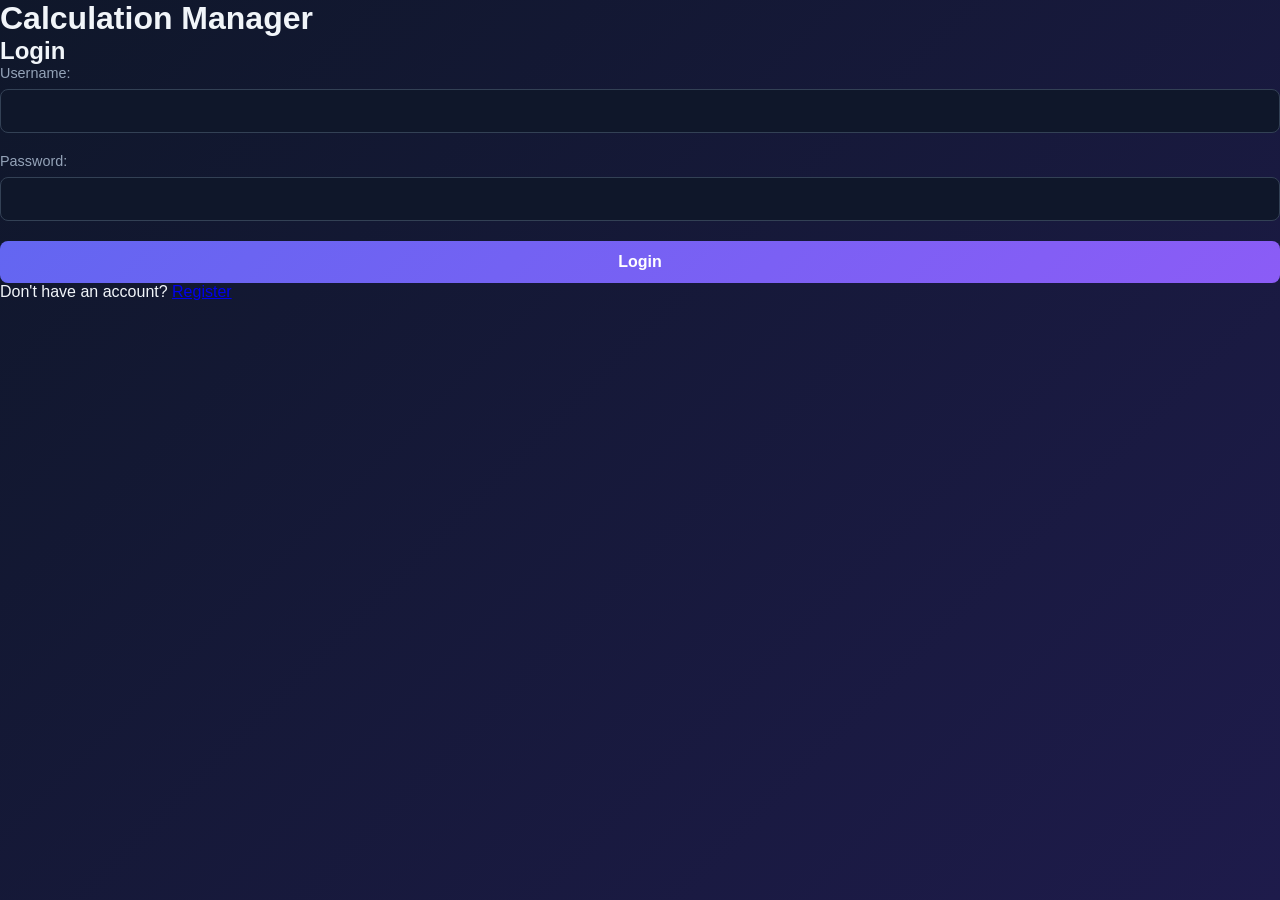
<file: is218-m14-p3/static/index.html>
<!DOCTYPE html>
<html lang="en">
<head>
    <meta charset="UTF-8">
    <meta name="viewport" content="width=device-width, initial-scale=1.0">
    <title>Calculation Manager</title>
    <link rel="stylesheet" href="/static/style.css">
</head>
<body>
    <div class="container">
        <!-- Login/Register Section -->
        <div id="auth-section">
            <div class="auth-container">
                <h1>Calculation Manager</h1>
                
                <!-- Login Form -->
                <div id="login-form" class="form-section">
                    <h2>Login</h2>
                    <form id="loginForm">
                        <div class="form-group">
                            <label for="login-username">Username:</label>
                            <input type="text" id="login-username" required>
                        </div>
                        <div class="form-group">
                            <label for="login-password">Password:</label>
                            <input type="password" id="login-password" required>
                        </div>
                        <button type="submit" class="btn btn-primary">Login</button>
                        <p class="toggle-form">Don't have an account? <a href="#" id="show-register">Register</a></p>
                    </form>
                </div>

                <!-- Register Form -->
                <div id="register-form" class="form-section" style="display: none;">
                    <h2>Register</h2>
                    <form id="registerForm">
                        <div class="form-group">
                            <label for="register-username">Username:</label>
                            <input type="text" id="register-username" minlength="3" required>
                        </div>
                        <div class="form-group">
                            <label for="register-email">Email:</label>
                            <input type="email" id="register-email" required>
                        </div>
                        <div class="form-group">
                            <label for="register-password">Password:</label>
                            <input type="password" id="register-password" minlength="6" required>
                        </div>
                        <button type="submit" class="btn btn-primary">Register</button>
                        <p class="toggle-form">Already have an account? <a href="#" id="show-login">Login</a></p>
                    </form>
                </div>
            </div>
        </div>

        <!-- Main Application Section -->
        <div id="app-section" style="display: none;">
            <div class="header">
                <h1>Calculation Manager</h1>
                <div class="user-info">
                    <span id="username-display"></span>
                    <button id="logout-btn" class="btn btn-secondary">Logout</button>
                </div>
            </div>

            <!-- Add/Edit Calculation Form -->
            <div class="card">
                <h2 id="form-title">Add New Calculation</h2>
                <form id="calculationForm">
                    <input type="hidden" id="calculation-id">
                    <div class="form-row">
                        <div class="form-group">
                            <label for="operand1">First Operand:</label>
                            <input type="number" id="operand1" step="any" required>
                        </div>
                        <div class="form-group">
                            <label for="operation">Operation:</label>
                            <select id="operation" required>
                                <option value="">Select Operation</option>
                                <option value="add">Addition (+)</option>
                                <option value="subtract">Subtraction (-)</option>
                                <option value="multiply">Multiplication (×)</option>
                                <option value="divide">Division (÷)</option>
                            </select>
                        </div>
                        <div class="form-group">
                            <label for="operand2">Second Operand:</label>
                            <input type="number" id="operand2" step="any" required>
                        </div>
                    </div>
                    <div class="form-actions">
                        <button type="submit" class="btn btn-primary" id="submit-btn">Add Calculation</button>
                        <button type="button" class="btn btn-secondary" id="cancel-btn" style="display: none;">Cancel</button>
                    </div>
                </form>
            </div>

            <!-- Calculations List -->
            <div class="card">
                <div class="card-header">
                    <h2>Your Calculations</h2>
                    <button id="refresh-btn" class="btn btn-secondary">Refresh</button>
                </div>
                <div id="calculations-list">
                    <p class="loading">Loading calculations...</p>
                </div>
            </div>
        </div>

        <!-- Message Toast -->
        <div id="toast" class="toast"></div>
    </div>

    <script src="/static/script.js"></script>
</body>
</html>
</file>
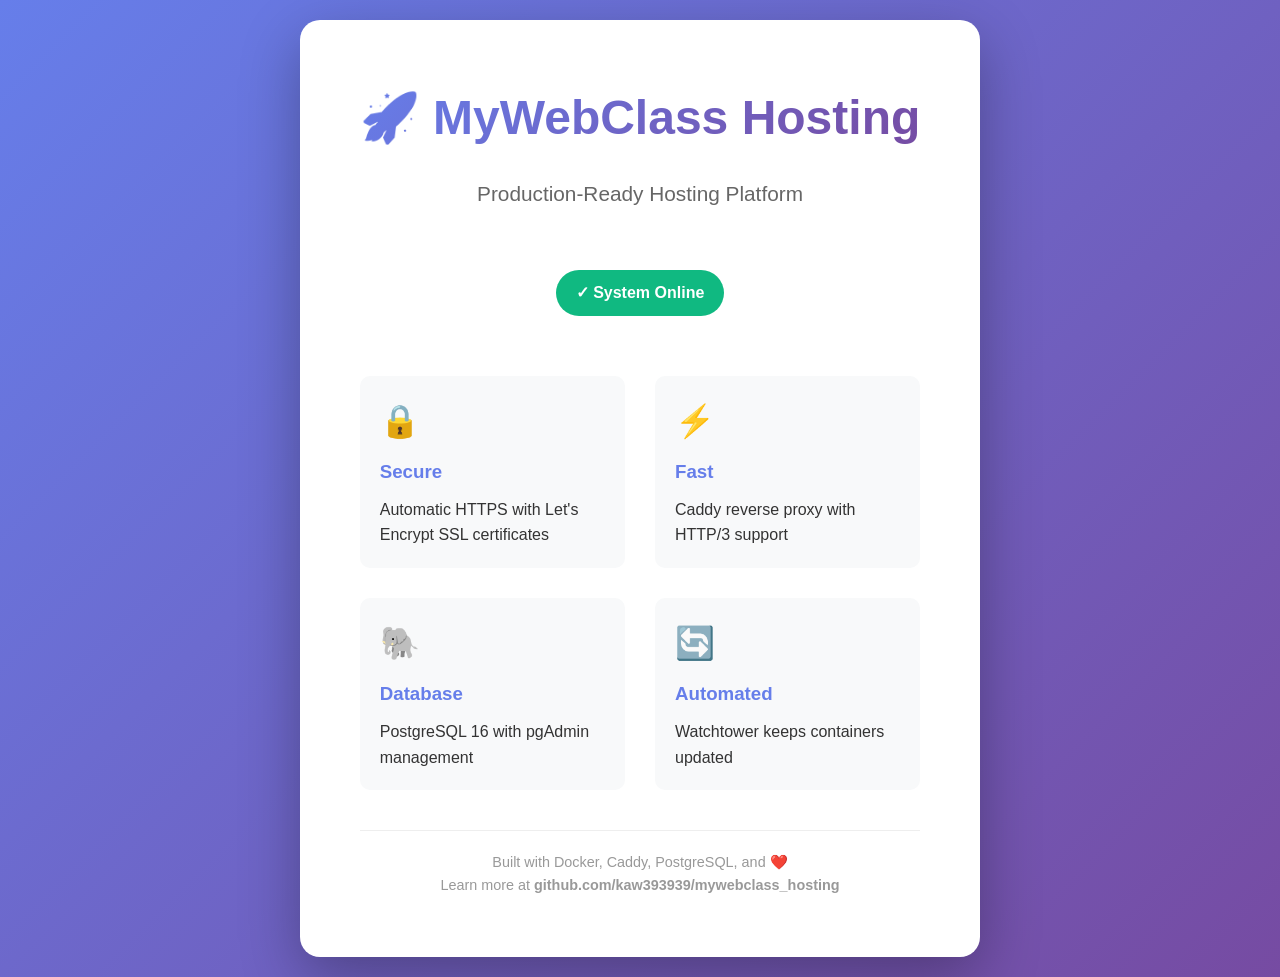
<file: mywebclass_hosting/projects/static-site/html/index.html>
<!DOCTYPE html>
<html lang="en">
<head>
    <meta charset="UTF-8">
    <meta name="viewport" content="width=device-width, initial-scale=1.0">
    <title>MyWebClass Hosting Platform</title>
    <style>
        * {
            margin: 0;
            padding: 0;
            box-sizing: border-box;
        }
        
        body {
            font-family: -apple-system, BlinkMacSystemFont, 'Segoe UI', Roboto, Oxygen, Ubuntu, Cantarell, sans-serif;
            line-height: 1.6;
            color: #333;
            background: linear-gradient(135deg, #667eea 0%, #764ba2 100%);
            min-height: 100vh;
            display: flex;
            align-items: center;
            justify-content: center;
            padding: 20px;
        }
        
        .container {
            background: white;
            border-radius: 20px;
            box-shadow: 0 20px 60px rgba(0,0,0,0.3);
            padding: 60px;
            max-width: 800px;
            text-align: center;
        }
        
        h1 {
            font-size: 3em;
            margin-bottom: 20px;
            background: linear-gradient(135deg, #667eea 0%, #764ba2 100%);
            -webkit-background-clip: text;
            -webkit-text-fill-color: transparent;
            background-clip: text;
        }
        
        .subtitle {
            font-size: 1.3em;
            color: #666;
            margin-bottom: 40px;
        }
        
        .features {
            display: grid;
            grid-template-columns: repeat(auto-fit, minmax(200px, 1fr));
            gap: 30px;
            margin: 40px 0;
            text-align: left;
        }
        
        .feature {
            padding: 20px;
            border-radius: 10px;
            background: #f8f9fa;
        }
        
        .feature-icon {
            font-size: 2em;
            margin-bottom: 10px;
        }
        
        .feature h3 {
            color: #667eea;
            margin-bottom: 10px;
        }
        
        .status {
            display: inline-block;
            padding: 10px 20px;
            background: #10b981;
            color: white;
            border-radius: 25px;
            font-weight: bold;
            margin: 20px 0;
        }
        
        .footer {
            margin-top: 40px;
            padding-top: 20px;
            border-top: 1px solid #eee;
            color: #999;
            font-size: 0.9em;
        }
    </style>
</head>
<body>
    <div class="container">
        <h1>🚀 MyWebClass Hosting</h1>
        <p class="subtitle">Production-Ready Hosting Platform</p>
        
        <div class="status">✓ System Online</div>
        
        <div class="features">
            <div class="feature">
                <div class="feature-icon">🔒</div>
                <h3>Secure</h3>
                <p>Automatic HTTPS with Let's Encrypt SSL certificates</p>
            </div>
            
            <div class="feature">
                <div class="feature-icon">⚡</div>
                <h3>Fast</h3>
                <p>Caddy reverse proxy with HTTP/3 support</p>
            </div>
            
            <div class="feature">
                <div class="feature-icon">🐘</div>
                <h3>Database</h3>
                <p>PostgreSQL 16 with pgAdmin management</p>
            </div>
            
            <div class="feature">
                <div class="feature-icon">🔄</div>
                <h3>Automated</h3>
                <p>Watchtower keeps containers updated</p>
            </div>
        </div>
        
        <div class="footer">
            <p>Built with Docker, Caddy, PostgreSQL, and ❤️</p>
            <p>Learn more at <strong>github.com/kaw393939/mywebclass_hosting</strong></p>
        </div>
    </div>
</body>
</html>
</file>
<file: static/style.css>
/* Modern CSS for FitTrack Pro */
* {
    margin: 0;
    padding: 0;
    box-sizing: border-box;
}

:root {
    --primary: #6366f1;
    --primary-dark: #4f46e5;
    --secondary: #8b5cf6;
    --success: #10b981;
    --danger: #ef4444;
    --warning: #f59e0b;
    --bg: #0f172a;
    --bg-light: #1e293b;
    --bg-lighter: #334155;
    --text: #f1f5f9;
    --text-muted: #94a3b8;
    --border: #334155;
    --shadow: rgba(0, 0, 0, 0.3);
}

body {
    font-family: 'Segoe UI', Tahoma, Geneva, Verdana, sans-serif;
    background: linear-gradient(135deg, var(--bg) 0%, #1e1b4b 100%);
    color: var(--text);
    min-height: 100vh;
}

/* Authentication Styles */
.auth-wrapper {
    min-height: 100vh;
    display: flex;
    align-items: center;
    justify-content: center;
    padding: 20px;
}

.auth-box {
    background: var(--bg-light);
    border-radius: 16px;
    padding: 40px;
    box-shadow: 0 20px 60px var(--shadow);
    max-width: 450px;
    width: 100%;
}

.logo {
    text-align: center;
    margin-bottom: 30px;
}

.logo h1 {
    font-size: 2.5rem;
    margin-bottom: 10px;
    background: linear-gradient(135deg, var(--primary), var(--secondary));
    -webkit-background-clip: text;
    -webkit-text-fill-color: transparent;
}

.logo p {
    color: var(--text-muted);
    font-size: 0.95rem;
}

.auth-form h2 {
    margin-bottom: 25px;
    color: var(--text);
}

.form-group {
    margin-bottom: 20px;
}

.form-group label {
    display: block;
    margin-bottom: 8px;
    color: var(--text-muted);
    font-size: 0.9rem;
}

.form-group input,
.form-group textarea,
.form-group select {
    width: 100%;
    padding: 12px 16px;
    background: var(--bg);
    border: 1px solid var(--border);
    border-radius: 8px;
    color: var(--text);
    font-size: 1rem;
    transition: all 0.3s;
}

.form-group input:focus,
.form-group textarea:focus,
.form-group select:focus {
    outline: none;
    border-color: var(--primary);
    box-shadow: 0 0 0 3px rgba(99, 102, 241, 0.1);
}

/* Buttons */
.btn {
    padding: 12px 24px;
    border: none;
    border-radius: 8px;
    font-size: 1rem;
    font-weight: 600;
    cursor: pointer;
    transition: all 0.3s;
}

.btn-primary {
    background: linear-gradient(135deg, var(--primary), var(--secondary));
    color: white;
    width: 100%;
}

.btn-primary:hover {
    transform: translateY(-2px);
    box-shadow: 0 8px 20px rgba(99, 102, 241, 0.3);
}

.btn-logout {
    background: var(--danger);
    color: white;
}

.toggle-link {
    text-align: center;
    margin-top: 20px;
    color: var(--text-muted);
}

.toggle-link a {
    color: var(--primary);
    text-decoration: none;
    font-weight: 600;
}

/* Navbar */
.navbar {
    background: var(--bg-light);
    padding: 16px 30px;
    display: flex;
    align-items: center;
    justify-content: space-between;
    box-shadow: 0 2px 10px var(--shadow);
    position: sticky;
    top: 0;
    z-index: 100;
}

.nav-brand {
    font-size: 1.5rem;
    font-weight: 700;
}

.nav-menu {
    display: flex;
    gap: 10px;
}

.nav-link {
    background: transparent;
    border: none;
    color: var(--text-muted);
    padding: 10px 20px;
    border-radius: 8px;
    cursor: pointer;
    font-size: 1rem;
    transition: all 0.3s;
}

.nav-link:hover {
    background: var(--bg-lighter);
    color: var(--text);
}

.nav-link.active {
    background: var(--primary);
    color: white;
}

.nav-user {
    display: flex;
    align-items: center;
    gap: 15px;
}

/* View Container */
.view-container {
    display: none;
}

.view-container.active {
    display: block;
}

.content-wrapper {
    max-width: 1400px;
    margin: 0 auto;
    padding: 30px;
}

.content-wrapper h1 {
    margin-bottom: 30px;
    font-size: 2rem;
}

/* Stats Grid */
.stats-grid {
    display: grid;
    grid-template-columns: repeat(auto-fit, minmax(250px, 1fr));
    gap: 20px;
    margin-bottom: 40px;
}

.stat-card {
    background: var(--bg-light);
    border-radius: 12px;
    padding: 25px;
    display: flex;
    align-items: center;
    gap: 20px;
    box-shadow: 0 4px 15px var(--shadow);
    transition: transform 0.3s;
}

.stat-card:hover {
    transform: translateY(-5px);
}

.stat-icon {
    font-size: 3rem;
}

.stat-value {
    font-size: 2rem;
    font-weight: 700;
    margin-bottom: 5px;
}

.stat-label {
    color: var(--text-muted);
    font-size: 0.9rem;
}

.stat-subtext {
    color: var(--text-muted);
    font-size: 0.85rem;
    margin-top: 5px;
}

/* Quick Actions */
.quick-actions {
    margin-bottom: 40px;
}

.quick-actions h2 {
    margin-bottom: 20px;
}

.quick-grid {
    display: grid;
    grid-template-columns: repeat(auto-fit, minmax(200px, 1fr));
    gap: 15px;
}

.quick-btn {
    background: var(--bg-light);
    border: 2px solid var(--border);
    border-radius: 12px;
    padding: 30px 20px;
    display: flex;
    flex-direction: column;
    align-items: center;
    gap: 10px;
    cursor: pointer;
    transition: all 0.3s;
    color: var(--text);
    font-size: 1rem;
    font-weight: 600;
}

.quick-btn:hover {
    background: var(--primary);
    border-color: var(--primary);
    transform: translateY(-3px);
}

.quick-icon {
    font-size: 2.5rem;
}

/* Charts */
.charts-grid {
    display: grid;
    grid-template-columns: repeat(auto-fit, minmax(400px, 1fr));
    gap: 20px;
    margin-bottom: 40px;
}

.chart-card {
    background: var(--bg-light);
    border-radius: 12px;
    padding: 25px;
    box-shadow: 0 4px 15px var(--shadow);
}

.chart-card h3 {
    margin-bottom: 20px;
    color: var(--text);
}

/* AI Section */
.ai-section {
    background: linear-gradient(135deg, rgba(99, 102, 241, 0.1), rgba(139, 92, 246, 0.1));
    border: 2px solid var(--primary);
    border-radius: 12px;
    padding: 25px;
    margin-bottom: 30px;
}

.ai-section h3 {
    margin-bottom: 10px;
}

.ai-section p {
    color: var(--text-muted);
    margin-bottom: 15px;
}

.ai-input-group {
    display: flex;
    flex-direction: column;
    gap: 15px;
}

.ai-input-group textarea {
    width: 100%;
    min-height: 80px;
    resize: vertical;
}

.ai-input-group button {
    width: 100%;
    align-self: stretch;
}

#ai-food-results,
#ai-workout-results {
    margin-top: 20px;
}

/* Lists */
.meals-list,
.workouts-list,
.progress-section {
    background: var(--bg-light);
    border-radius: 12px;
    padding: 25px;
    margin-top: 20px;
}

.view-header {
    display: flex;
    justify-content: space-between;
    align-items: center;
    margin-bottom: 30px;
}

/* Modal */
.modal-overlay {
    display: none;
    position: fixed;
    top: 0;
    left: 0;
    right: 0;
    bottom: 0;
    background: rgba(0, 0, 0, 0.7);
    z-index: 1000;
}

.modal-overlay.active {
    display: block;
}

.modal {
    display: none;
    position: fixed;
    top: 50%;
    left: 50%;
    transform: translate(-50%, -50%);
    background: var(--bg-light);
    border-radius: 12px;
    max-width: 600px;
    width: 90%;
    max-height: 90vh;
    overflow-y: auto;
    z-index: 1001;
    box-shadow: 0 20px 60px var(--shadow);
}

.modal.active {
    display: block;
}

.modal-header {
    display: flex;
    justify-content: space-between;
    align-items: center;
    padding: 20px;
    border-bottom: 1px solid var(--border);
}

.close-btn {
    background: transparent;
    border: none;
    font-size: 2rem;
    color: var(--text-muted);
    cursor: pointer;
    line-height: 1;
}

.modal-body {
    padding: 20px;
}

/* Toast */
.toast {
    position: fixed;
    bottom: 30px;
    right: 30px;
    background: var(--success);
    color: white;
    padding: 16px 24px;
    border-radius: 8px;
    box-shadow: 0 4px 20px var(--shadow);
    opacity: 0;
    transform: translateY(20px);
    transition: all 0.3s;
    z-index: 2000;
}

.toast.show {
    opacity: 1;
    transform: translateY(0);
}

.toast.error {
    background: var(--danger);
}

.loading {
    color: var(--text-muted);
    text-align: center;
    padding: 20px;
}

/* Goals View */
.goals-grid {
    display: grid;
    grid-template-columns: repeat(auto-fit, minmax(400px, 1fr));
    gap: 20px;
    margin-top: 20px;
}

.goal-category {
    background: var(--bg-light);
    border-radius: 12px;
    padding: 25px;
}

.goal-item {
    background: var(--bg);
    border-radius: 8px;
    padding: 15px;
    margin-bottom: 15px;
}

.goal-progress-bar {
    height: 8px;
    background: var(--bg-lighter);
    border-radius: 4px;
    overflow: hidden;
    margin: 10px 0;
}

.goal-progress-fill {
    height: 100%;
    background: linear-gradient(90deg, var(--primary), var(--secondary));
    transition: width 0.3s;
}

/* Search View */
.search-section {
    background: var(--bg-light);
    border-radius: 12px;
    padding: 25px;
    margin-top: 20px;
}

.search-tabs {
    display: flex;
    gap: 10px;
    margin-bottom: 20px;
}

.search-tab {
    padding: 12px 24px;
    background: var(--bg);
    border: none;
    border-radius: 8px;
    color: var(--text-muted);
    cursor: pointer;
    font-size: 1rem;
    transition: all 0.3s;
}

.search-tab.active {
    background: var(--primary);
    color: white;
}

.search-content {
    display: none;
}

.search-content.active {
    display: block;
}

.search-bar {
    display: flex;
    gap: 10px;
    margin-bottom: 20px;
}

.search-bar input {
    flex: 1;
}

.search-results-grid {
    display: grid;
    grid-template-columns: repeat(auto-fill, minmax(300px, 1fr));
    gap: 15px;
    margin-top: 20px;
}

.result-item {
    background: var(--bg);
    border-radius: 8px;
    padding: 15px;
    transition: transform 0.3s;
}

.result-item:hover {
    transform: translateY(-3px);
}

/* Insights View */
.insights-section {
    display: grid;
    gap: 20px;
    margin-top: 20px;
}

.insight-card {
    background: var(--bg-light);
    border-radius: 12px;
    padding: 25px;
}

/* Settings View */
.settings-sections {
    display: grid;
    gap: 20px;
    margin-top: 20px;
}

.settings-card {
    background: var(--bg-light);
    border-radius: 12px;
    padding: 25px;
}

.form-row {
    display: grid;
    grid-template-columns: repeat(auto-fit, minmax(250px, 1fr));
    gap: 15px;
}

.export-buttons {
    display: grid;
    grid-template-columns: repeat(auto-fit, minmax(200px, 1fr));
    gap: 15px;
    margin-top: 15px;
}

.account-info {
    background: var(--bg);
    border-radius: 8px;
    padding: 20px;
}

.account-info p {
    margin: 10px 0;
}

/* Responsive */
@media (max-width: 768px) {
    .navbar {
        flex-direction: column;
        gap: 15px;
    }
    
    .nav-menu {
        display: grid;
        grid-template-columns: repeat(2, 1fr);
        gap: 5px;
        width: 100%;
    }
    
    .stats-grid,
    .charts-grid {
        grid-template-columns: 1fr;
    }
    
    .ai-input-group {
        flex-direction: column;
    }
    
    .goals-grid,
    .search-results-grid {
        grid-template-columns: 1fr;
    }
    
    .form-row,
    .export-buttons {
        grid-template-columns: 1fr;
    }
}
</file>
